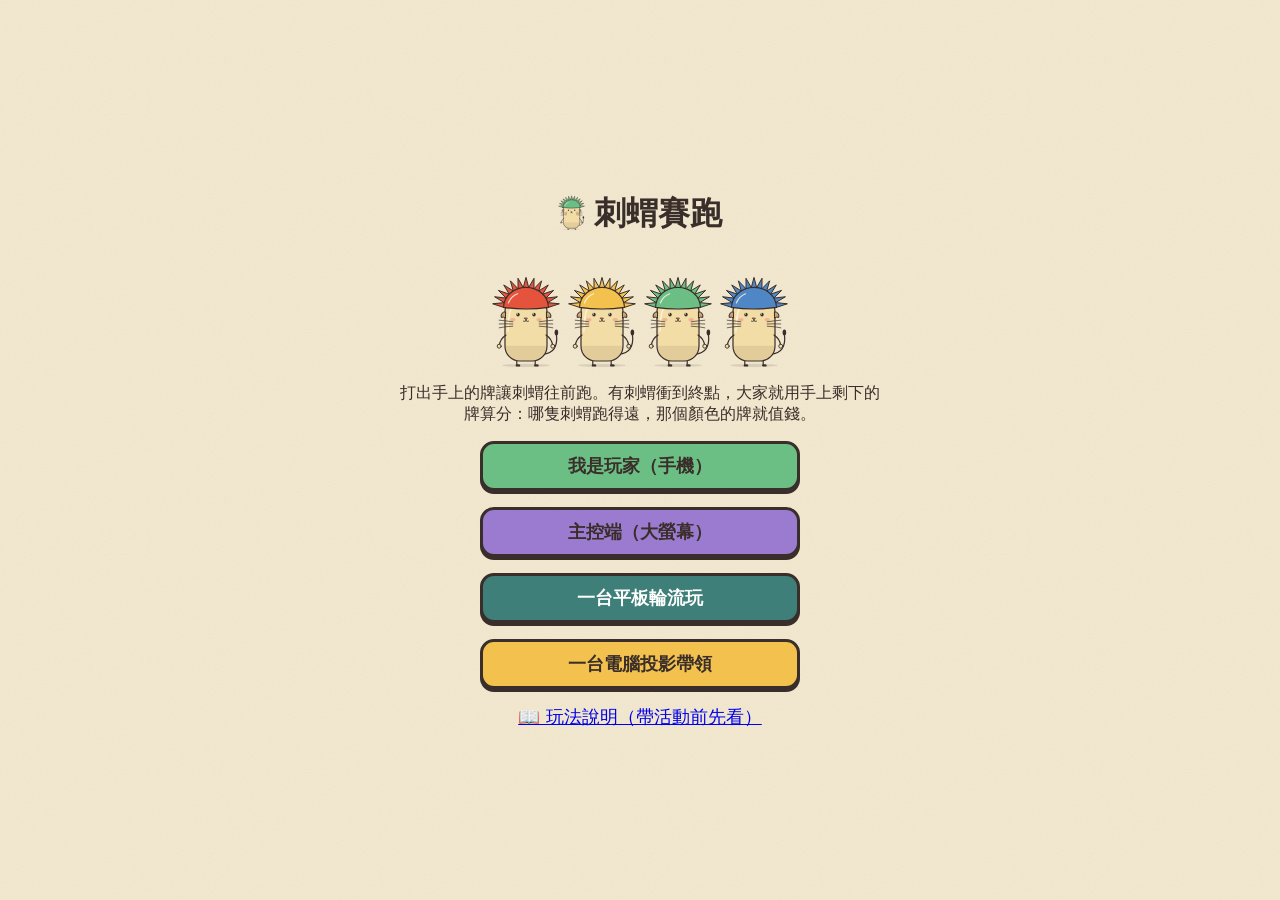
<file: index.html>
<!doctype html>
<html lang="zh-Hant">
<head>
<meta charset="utf-8">
<meta name="viewport" content="width=device-width, initial-scale=1">
<title>刺蝟賽跑</title>
<link rel="stylesheet" href="style.css?v=4">
<style>
  body { display: flex; flex-direction: column; align-items: center; justify-content: center; min-height: 100vh; gap: 16px; padding: 16px; }
  a.btn { text-decoration: none; width: min(320px, 100%); text-align: center; }
  .cats { display: flex; gap: 6px; }
  .cats div { width: 70px; height: 94px; }
  .cats svg { width: 100%; height: 100%; }
  p { max-width: 30em; text-align: center; margin: 0; }
</style>
</head>
<body>
  <h1><span class="logo"></span>刺蝟賽跑</h1>
  <div class="cats" id="cats"></div>
  <p>打出手上的牌讓刺蝟往前跑。有刺蝟衝到終點，大家就用手上剩下的牌算分：哪隻刺蝟跑得遠，那個顏色的牌就值錢。</p>
  <a class="btn" href="player.html">我是玩家（手機）</a>
  <a class="btn alt" href="host.html">主控端（大螢幕）</a>
  <a class="btn" style="background:#3E7F79;color:#fff" href="local.html?mode=pass">一台平板輪流玩</a>
  <a class="btn" style="background:#F2C14E" href="local.html?mode=group">一台電腦投影帶領</a>
  <a href="guide.html" style="font-size:1.1rem">📖 玩法說明（帶活動前先看）</a>
<script src="game.js?v=3"></script>
<script>document.getElementById('cats').innerHTML = COLORS.map((c) => `<div>${catSVG(c)}</div>`).join('');</script>
</body>
</html>
</file>
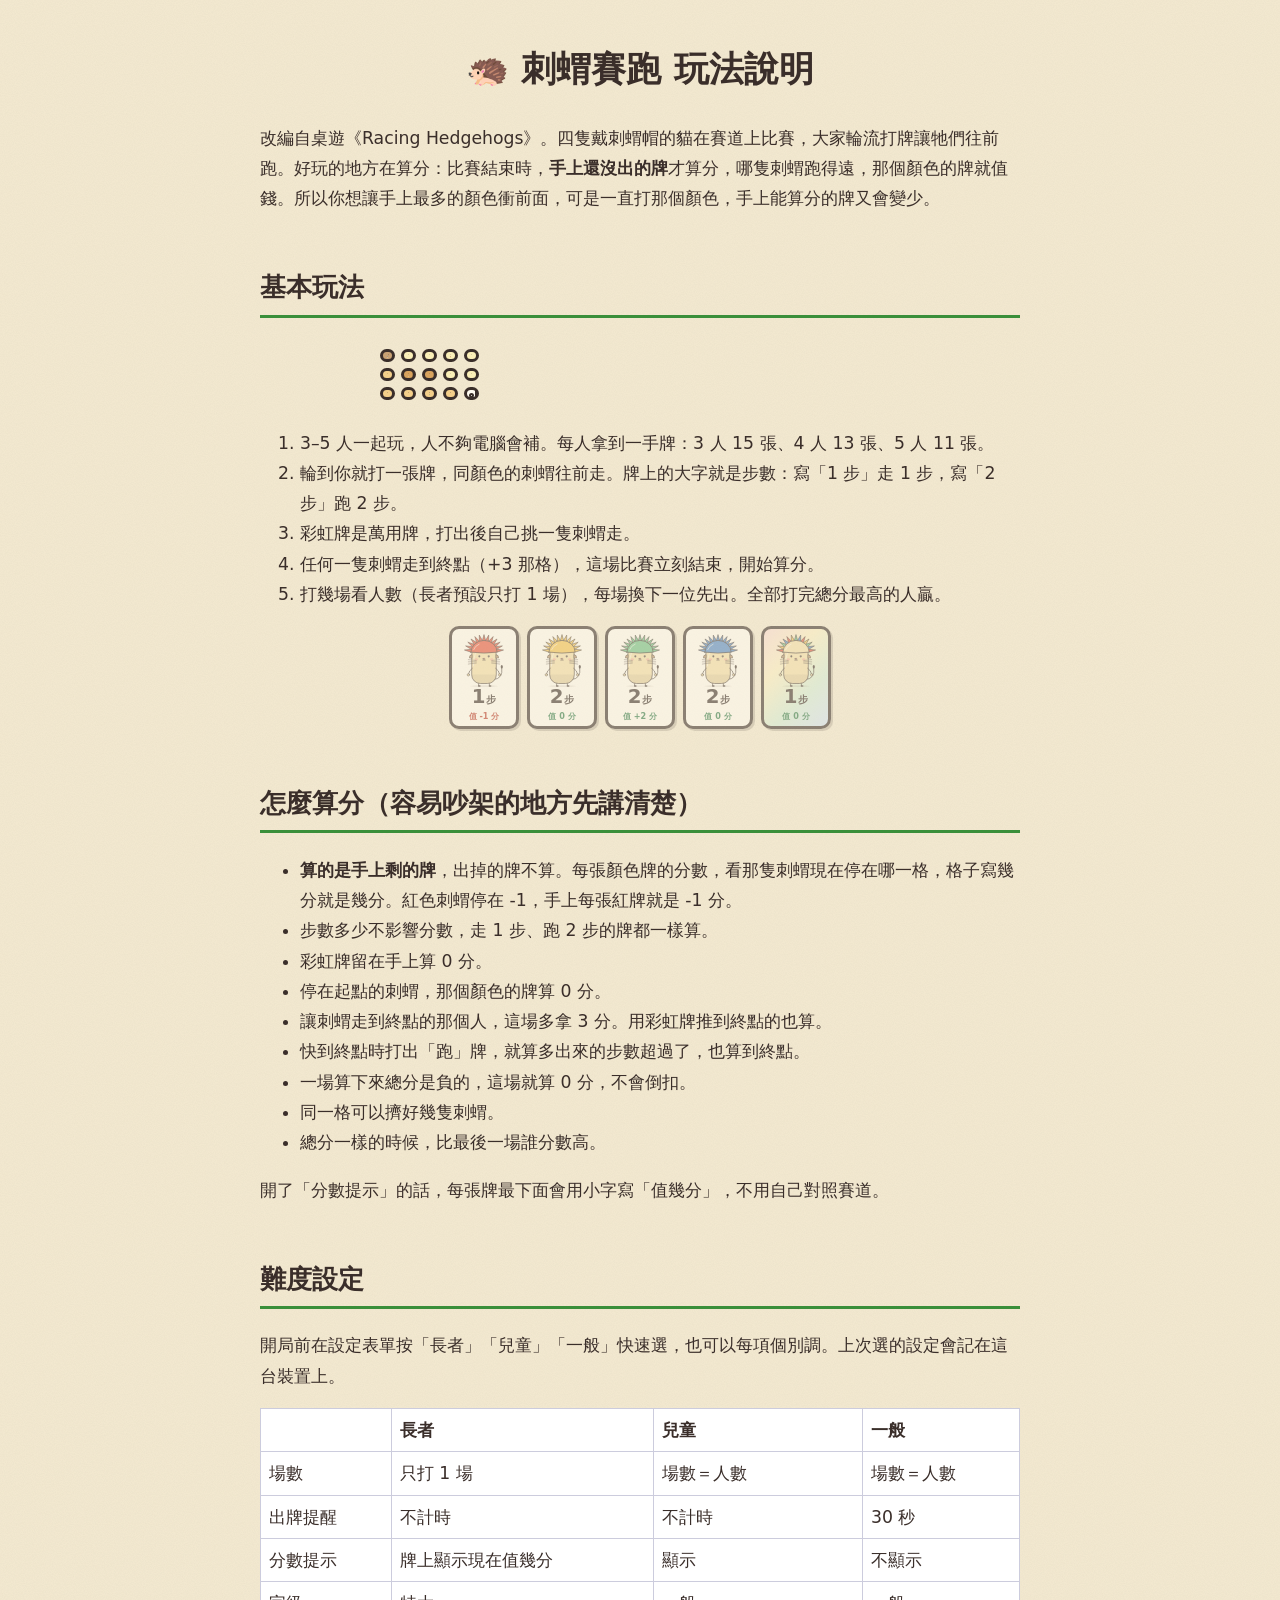
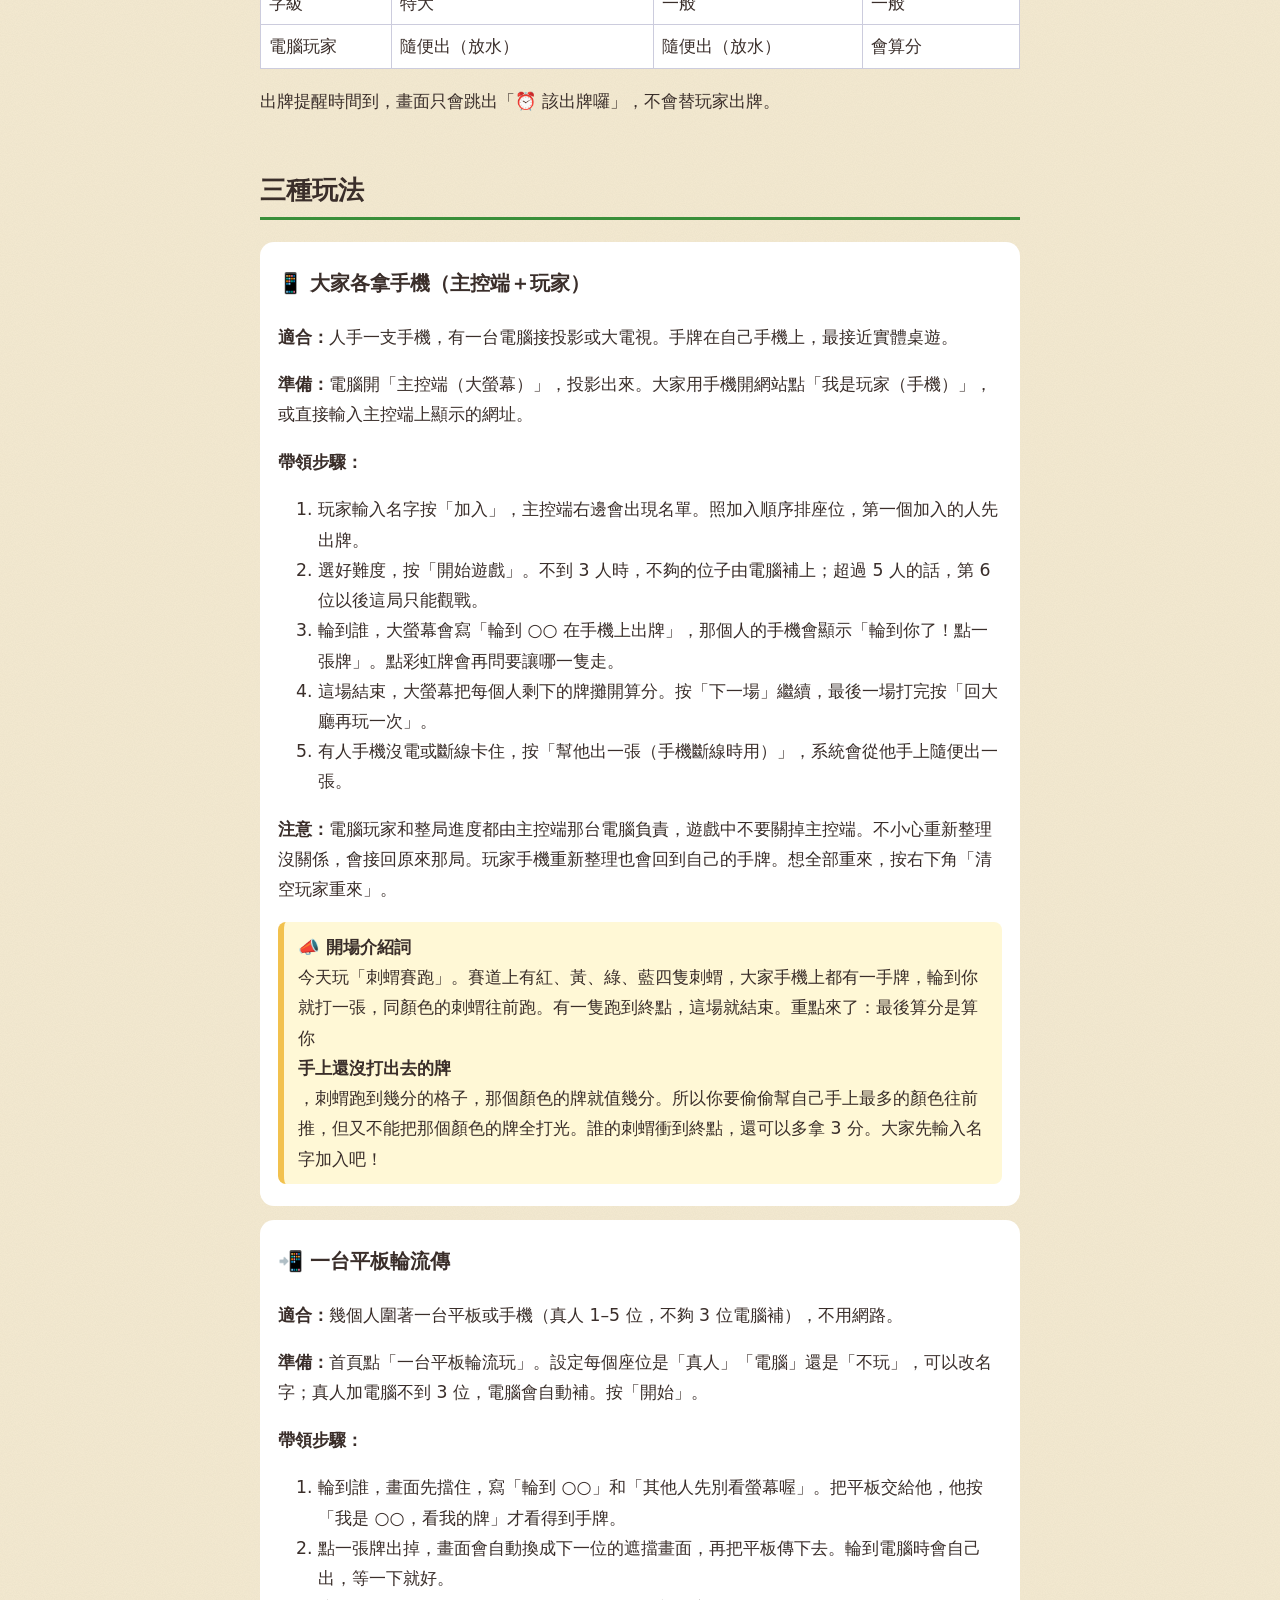
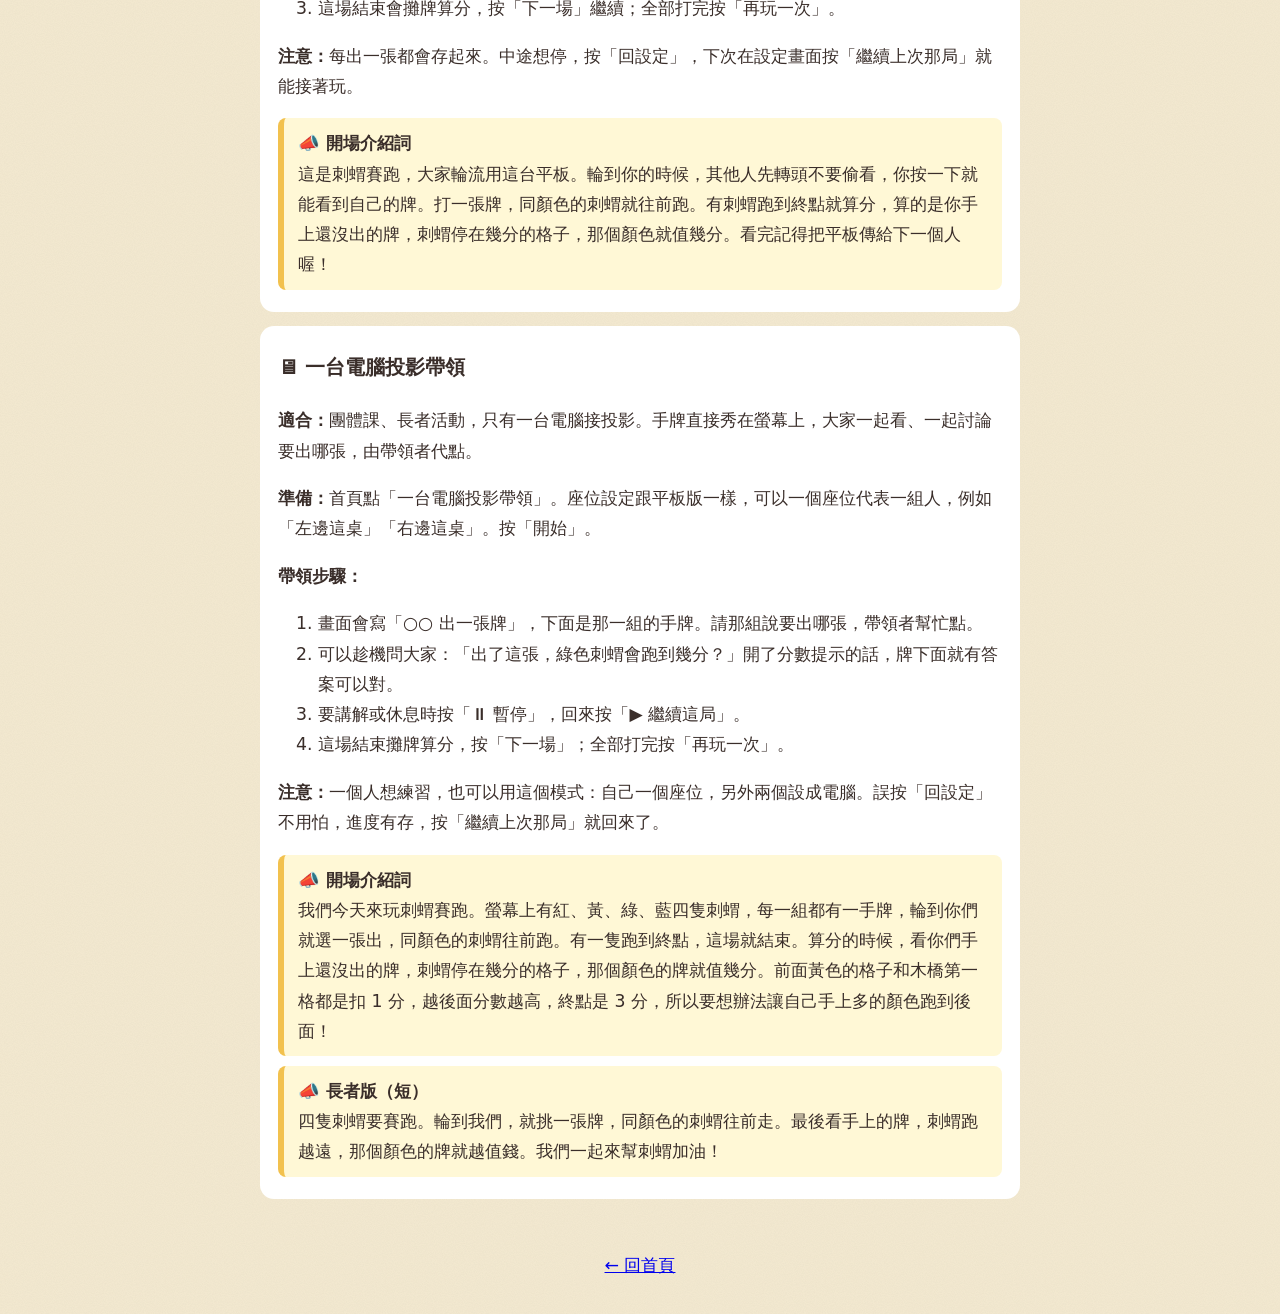
<file: guide.html>
<!doctype html>
<html lang="zh-Hant">
<head>
<meta charset="utf-8">
<meta name="viewport" content="width=device-width, initial-scale=1">
<title>刺蝟賽跑 玩法說明</title>
<link rel="stylesheet" href="style.css?v=4">
<style>
  body { padding: 16px; }
  main { max-width: 760px; margin: 0 auto; line-height: 1.75; font-size: 1.08rem; }
  h1 { text-align: center; }
  h2 { border-bottom: 3px solid #3a8f3a; padding-bottom: 4px; margin-top: 2em; }
  section.mode { background: #fff; border-radius: 14px; padding: 4px 18px 12px; margin: 14px 0; }
  .say { background: #fff8d6; border-left: 6px solid #F2C14E; padding: 10px 14px; border-radius: 8px; margin: 10px 0; }
  .say b { display: block; }
  table { border-collapse: collapse; width: 100%; background: #fff; }
  td, th { border: 1px solid #ccd; padding: 6px 8px; text-align: left; vertical-align: top; }
  .demo { display: flex; gap: 8px; justify-content: center; flex-wrap: wrap; margin: 10px 0; }
  .demo .pcard { width: 70px; }
  .track { width: min(100%, 520px); margin: 10px auto; }
  .back { display: inline-block; margin-top: 2em; }
</style>
</head>
<body>
<main>
<h1>🦔 刺蝟賽跑 玩法說明</h1>
<p>改編自桌遊《Racing Hedgehogs》。四隻戴刺蝟帽的貓在賽道上比賽，大家輪流打牌讓牠們往前跑。好玩的地方在算分：比賽結束時，<b>手上還沒出的牌</b>才算分，哪隻刺蝟跑得遠，那個顏色的牌就值錢。所以你想讓手上最多的顏色衝前面，可是一直打那個顏色，手上能算分的牌又會變少。</p>

<h2>基本玩法</h2>
<div class="track" id="track"></div>
<ol>
  <li>3–5 人一起玩，人不夠電腦會補。每人拿到一手牌：3 人 15 張、4 人 13 張、5 人 11 張。</li>
  <li>輪到你就打一張牌，同顏色的刺蝟往前走。牌上的大字就是步數：寫「1 步」走 1 步，寫「2 步」跑 2 步。</li>
  <li>彩虹牌是萬用牌，打出後自己挑一隻刺蝟走。</li>
  <li>任何一隻刺蝟走到終點（+3 那格），這場比賽立刻結束，開始算分。</li>
  <li>打幾場看人數（長者預設只打 1 場），每場換下一位先出。全部打完總分最高的人贏。</li>
</ol>
<div class="demo" id="cards"></div>

<h2>怎麼算分（容易吵架的地方先講清楚）</h2>
<ul>
  <li><b>算的是手上剩的牌</b>，出掉的牌不算。每張顏色牌的分數，看那隻刺蝟現在停在哪一格，格子寫幾分就是幾分。紅色刺蝟停在 -1，手上每張紅牌就是 -1 分。</li>
  <li>步數多少不影響分數，走 1 步、跑 2 步的牌都一樣算。</li>
  <li>彩虹牌留在手上算 0 分。</li>
  <li>停在起點的刺蝟，那個顏色的牌算 0 分。</li>
  <li>讓刺蝟走到終點的那個人，這場多拿 3 分。用彩虹牌推到終點的也算。</li>
  <li>快到終點時打出「跑」牌，就算多出來的步數超過了，也算到終點。</li>
  <li>一場算下來總分是負的，這場就算 0 分，不會倒扣。</li>
  <li>同一格可以擠好幾隻刺蝟。</li>
  <li>總分一樣的時候，比最後一場誰分數高。</li>
</ul>
<p>開了「分數提示」的話，每張牌最下面會用小字寫「值幾分」，不用自己對照賽道。</p>

<h2>難度設定</h2>
<p>開局前在設定表單按「長者」「兒童」「一般」快速選，也可以每項個別調。上次選的設定會記在這台裝置上。</p>
<table>
  <tr><th></th><th>長者</th><th>兒童</th><th>一般</th></tr>
  <tr><td>場數</td><td>只打 1 場</td><td>場數＝人數</td><td>場數＝人數</td></tr>
  <tr><td>出牌提醒</td><td>不計時</td><td>不計時</td><td>30 秒</td></tr>
  <tr><td>分數提示</td><td>牌上顯示現在值幾分</td><td>顯示</td><td>不顯示</td></tr>
  <tr><td>字級</td><td>特大</td><td>一般</td><td>一般</td></tr>
  <tr><td>電腦玩家</td><td>隨便出（放水）</td><td>隨便出（放水）</td><td>會算分</td></tr>
</table>
<p>出牌提醒時間到，畫面只會跳出「⏰ 該出牌囉」，不會替玩家出牌。</p>

<h2>三種玩法</h2>

<section class="mode">
<h3>📱 大家各拿手機（主控端＋玩家）</h3>
<p><b>適合：</b>人手一支手機，有一台電腦接投影或大電視。手牌在自己手機上，最接近實體桌遊。</p>
<p><b>準備：</b>電腦開「主控端（大螢幕）」，投影出來。大家用手機開網站點「我是玩家（手機）」，或直接輸入主控端上顯示的網址。</p>
<p><b>帶領步驟：</b></p>
<ol>
  <li>玩家輸入名字按「加入」，主控端右邊會出現名單。照加入順序排座位，第一個加入的人先出牌。</li>
  <li>選好難度，按「開始遊戲」。不到 3 人時，不夠的位子由電腦補上；超過 5 人的話，第 6 位以後這局只能觀戰。</li>
  <li>輪到誰，大螢幕會寫「輪到 ○○ 在手機上出牌」，那個人的手機會顯示「輪到你了！點一張牌」。點彩虹牌會再問要讓哪一隻走。</li>
  <li>這場結束，大螢幕把每個人剩下的牌攤開算分。按「下一場」繼續，最後一場打完按「回大廳再玩一次」。</li>
  <li>有人手機沒電或斷線卡住，按「幫他出一張（手機斷線時用）」，系統會從他手上隨便出一張。</li>
</ol>
<p><b>注意：</b>電腦玩家和整局進度都由主控端那台電腦負責，遊戲中不要關掉主控端。不小心重新整理沒關係，會接回原來那局。玩家手機重新整理也會回到自己的手牌。想全部重來，按右下角「清空玩家重來」。</p>
<div class="say"><b>📣 開場介紹詞</b>
今天玩「刺蝟賽跑」。賽道上有紅、黃、綠、藍四隻刺蝟，大家手機上都有一手牌，輪到你就打一張，同顏色的刺蝟往前跑。有一隻跑到終點，這場就結束。重點來了：最後算分是算你<b>手上還沒打出去的牌</b>，刺蝟跑到幾分的格子，那個顏色的牌就值幾分。所以你要偷偷幫自己手上最多的顏色往前推，但又不能把那個顏色的牌全打光。誰的刺蝟衝到終點，還可以多拿 3 分。大家先輸入名字加入吧！</div>
</section>

<section class="mode">
<h3>📲 一台平板輪流傳</h3>
<p><b>適合：</b>幾個人圍著一台平板或手機（真人 1–5 位，不夠 3 位電腦補），不用網路。</p>
<p><b>準備：</b>首頁點「一台平板輪流玩」。設定每個座位是「真人」「電腦」還是「不玩」，可以改名字；真人加電腦不到 3 位，電腦會自動補。按「開始」。</p>
<p><b>帶領步驟：</b></p>
<ol>
  <li>輪到誰，畫面先擋住，寫「輪到 ○○」和「其他人先別看螢幕喔」。把平板交給他，他按「我是 ○○，看我的牌」才看得到手牌。</li>
  <li>點一張牌出掉，畫面會自動換成下一位的遮擋畫面，再把平板傳下去。輪到電腦時會自己出，等一下就好。</li>
  <li>這場結束會攤牌算分，按「下一場」繼續；全部打完按「再玩一次」。</li>
</ol>
<p><b>注意：</b>每出一張都會存起來。中途想停，按「回設定」，下次在設定畫面按「繼續上次那局」就能接著玩。</p>
<div class="say"><b>📣 開場介紹詞</b>
這是刺蝟賽跑，大家輪流用這台平板。輪到你的時候，其他人先轉頭不要偷看，你按一下就能看到自己的牌。打一張牌，同顏色的刺蝟就往前跑。有刺蝟跑到終點就算分，算的是你手上還沒出的牌，刺蝟停在幾分的格子，那個顏色就值幾分。看完記得把平板傳給下一個人喔！</div>
</section>

<section class="mode">
<h3>🖥 一台電腦投影帶領</h3>
<p><b>適合：</b>團體課、長者活動，只有一台電腦接投影。手牌直接秀在螢幕上，大家一起看、一起討論要出哪張，由帶領者代點。</p>
<p><b>準備：</b>首頁點「一台電腦投影帶領」。座位設定跟平板版一樣，可以一個座位代表一組人，例如「左邊這桌」「右邊這桌」。按「開始」。</p>
<p><b>帶領步驟：</b></p>
<ol>
  <li>畫面會寫「○○ 出一張牌」，下面是那一組的手牌。請那組說要出哪張，帶領者幫忙點。</li>
  <li>可以趁機問大家：「出了這張，綠色刺蝟會跑到幾分？」開了分數提示的話，牌下面就有答案可以對。</li>
  <li>要講解或休息時按「⏸ 暫停」，回來按「▶ 繼續這局」。</li>
  <li>這場結束攤牌算分，按「下一場」；全部打完按「再玩一次」。</li>
</ol>
<p><b>注意：</b>一個人想練習，也可以用這個模式：自己一個座位，另外兩個設成電腦。誤按「回設定」不用怕，進度有存，按「繼續上次那局」就回來了。</p>
<div class="say"><b>📣 開場介紹詞</b>
我們今天來玩刺蝟賽跑。螢幕上有紅、黃、綠、藍四隻刺蝟，每一組都有一手牌，輪到你們就選一張出，同顏色的刺蝟往前跑。有一隻跑到終點，這場就結束。算分的時候，看你們手上還沒出的牌，刺蝟停在幾分的格子，那個顏色的牌就值幾分。前面黃色的格子和木橋第一格都是扣 1 分，越後面分數越高，終點是 3 分，所以要想辦法讓自己手上多的顏色跑到後面！</div>
<div class="say"><b>📣 長者版（短）</b>
四隻刺蝟要賽跑。輪到我們，就挑一張牌，同顏色的刺蝟往前走。最後看手上的牌，刺蝟跑越遠，那個顏色的牌就越值錢。我們一起來幫刺蝟加油！</div>
</section>

<p class="center"><a class="back" href="index.html">← 回首頁</a></p>
</main>
<script src="game.js?v=3"></script>
<script>
document.getElementById('track').innerHTML = trackHTML([3, 8, 12, 0]);
// 範例牌：分數提示照上面那條賽道算
document.getElementById('cards').innerHTML = [0, 17, 28, 39, 44].map((id) => cardHTML(id, { pos: [3, 8, 12, 0], disabled: true })).join('');
</script>
</body>
</html>
</file>
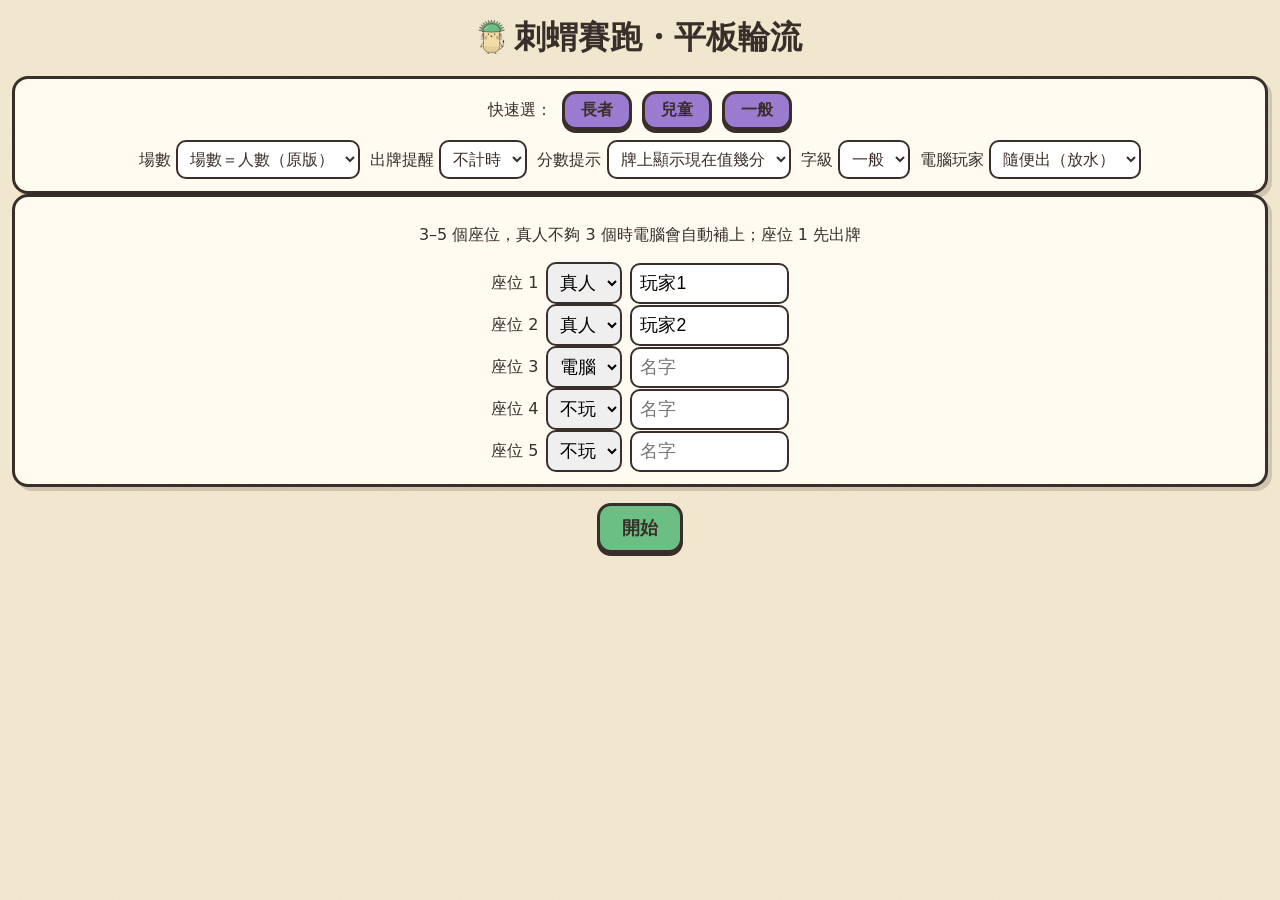
<file: local.html>
<!doctype html>
<html lang="zh-Hant">
<head>
<meta charset="utf-8">
<meta name="viewport" content="width=device-width, initial-scale=1">
<title>刺蝟賽跑 本機</title>
<link rel="stylesheet" href="style.css?v=4">
<style>
  body { padding: 12px; }
  main { max-width: 900px; margin: 0 auto; display: flex; flex-direction: column; gap: 12px; }
  h1 { margin: 4px 0; text-align: center; }
  .seat { display: flex; gap: 8px; align-items: center; justify-content: center; }
  .seat input, .seat select { font-size: 1.1rem; padding: 8px; border-radius: 10px; border: 2px solid #3A2E2A; }
  .seat input { width: 9em; }
  .msg { text-align: center; font-size: 1.2rem; margin: 4px 0; }
  .cover { background: #FFFBF1; border: 3px solid #3A2E2A; box-shadow: 4px 4px 0 rgba(58,46,42,.18); border-radius: 16px; padding: 30px 16px; text-align: center; }
  .cover .who { font-size: 2rem; font-weight: 900; }
  .panel { background: #FFFBF1; border: 3px solid #3A2E2A; box-shadow: 4px 4px 0 rgba(58,46,42,.18); border-radius: 16px; padding: 12px; }
  .scores td:first-child { white-space: nowrap; }
  .hand.mini .pcard { width: 46px; }
  /* 橫向大螢幕（投影 1366×768）：賽道和手牌左右並排，不用捲就看得到全部 */
  @media (min-width: 1000px) and (orientation: landscape) {
    main { max-width: 1400px; }
    .split { display: grid; grid-template-columns: 1fr 1fr; gap: 14px; align-items: start; }
    .split .track { width: 100%; }
  }
  .side { display: flex; flex-direction: column; gap: 12px; }
  .topbar { display: flex; justify-content: space-between; align-items: center; flex-wrap: wrap; gap: 8px; }
</style>
</head>
<body>
<main>
  <h1 id="title"><span class="logo"></span>刺蝟賽跑</h1>
  <div id="view"></div>
</main>

<script src="game.js?v=3"></script>
<script>
// mode=pass：一台平板輪流傳，輪到誰先遮住別人的牌；mode=group：投影公開手牌，帶領者代點
const MODE = new URLSearchParams(location.search).get('mode') === 'group' ? 'group' : 'pass';
const SAVE_KEY = 'hedgehog-local-' + MODE;
const BOT_DELAY = 1300;
const $ = (id) => document.getElementById(id);
const draft = loadSettings();
let G = null, lastKey = '', shown = false, joker = null, turnStart = 0, paused = false, botTimer = null;
const SEAT_DEFAULT = [['玩家1', 'human'], ['玩家2', 'human'], ['', 'bot'], ['', 'none'], ['', 'none']];

$('title').innerHTML = '<span class="logo"></span>' + (MODE === 'group' ? '刺蝟賽跑・投影帶領' : '刺蝟賽跑・平板輪流'); fillLogos();

function load() { try { return JSON.parse(localStorage.getItem(SAVE_KEY)); } catch { return null; } }
function save() { try { localStorage.setItem(SAVE_KEY, JSON.stringify(G)); } catch { /* 存不了就只是不能接續 */ } }
const names = () => G.seats.map((s) => s.name);
const big = () => document.body.classList.toggle('big-ui', !!(G ? G.set.big : draft.big));

function setupView() {
  clearTimeout(botTimer);
  G = null; big();
  const saved = load();
  const resume = saved && saved.phase !== 'end' ? `<p class="center"><button class="btn alt" onclick="resumeGame()">繼續上次那局（第 ${saved.race + 1} 場）</button></p>` : '';
  const seats = SEAT_DEFAULT.map(([n, t], i) => `<div class="seat">座位 ${i + 1}
    <select data-type="${i}"><option value="human"${t === 'human' ? ' selected' : ''}>真人</option><option value="bot"${t === 'bot' ? ' selected' : ''}>電腦</option><option value="none"${t === 'none' ? ' selected' : ''}>不玩</option></select>
    <input data-name="${i}" maxlength="8" placeholder="名字" value="${escapeAttr(n)}"></div>`).join('');
  $('view').innerHTML = `${resume}<div class="panel">${settingsHTML(draft)}</div>
    <div class="panel"><p class="center">3–5 個座位，真人不夠 3 個時電腦會自動補上；座位 1 先出牌</p>${seats}</div>
    <p class="center"><button class="btn" onclick="startGame()">開始</button></p>`;
  bindSettings($('view'), draft, big);
}
function escapeAttr(s) { return String(s).replace(/[&<>"']/g, (c) => ({ '&': '&amp;', '<': '&lt;', '>': '&gt;', '"': '&quot;', "'": '&#39;' }[c])); }

function startGame() {
  const seats = [];
  for (let i = 0; i < 5; i++) {
    const type = document.querySelector(`[data-type="${i}"]`).value;
    if (type === 'none') continue;
    const name = document.querySelector(`[data-name="${i}"]`).value.trim().slice(0, 8);
    seats.push({ name: name || (type === 'bot' ? '電腦' + (seats.length + 1) : '玩家' + (seats.length + 1)), bot: type === 'bot' ? draft.bot : null });
  }
  for (let k = 1; seats.length < MIN_SEATS; k++) seats.push({ name: '電腦' + k, bot: draft.bot });
  G = newGame(seats, { ...draft });
  shown = false; joker = null; save(); render();
}
function resumeGame() { G = load(); shown = false; joker = null; render(); }

function pickCard(id) {
  if (paused || G.seats[G.turn].bot) return;
  if (isJoker(id)) { joker = id; render(); return; }
  doPlay(id);
}
function doPlay(id, color) {
  if (!play(G, G.turn, id, color)) return;
  joker = null; shown = false; save(); render();
}

function scoreTable(cur) {
  const rows = G.seats.map((s, i) => `<tr class="${i === cur ? 'now' : ''}"><td>${escapeAttr(s.name)}${s.bot ? ' 🤖' : ''}</td><td>${G.hands[i].length} 張</td><td>${G.totals[i]}</td></tr>`).join('');
  return `<table class="scores"><tr><th>玩家</th><th>手牌</th><th>總分</th></tr>${rows}</table>`;
}

function render() {
  clearTimeout(botTimer);
  big();
  if (!G) return setupView();
  const key = G.race + ':' + G.t;
  if (key !== lastKey) { lastKey = key; turnStart = Date.now(); }   // 換人就重新計時（只是提醒）
  const cur = G.turn, seat = G.seats[cur], v = $('view');
  const moved = G.last ? COLORS.indexOf(G.last.color) : -1;
  const top = `<div class="topbar"><b>第 ${G.race + 1} / ${G.races} 場</b><span>${MODE === 'group' ? `<button class="btn gray" onclick="togglePause()">${paused ? '▶ 繼續這局' : '⏸ 暫停'}</button> ` : ''}<button class="btn gray" onclick="quit()">回設定</button></span></div>`;
  const track = trackHTML(G.pos, { moved });
  const lastMsg = G.last ? `<p class="msg">${escapeAttr(describeMove(G, names()))}</p>` : '';

  if (G.phase === 'raceEnd' || G.phase === 'end') {
    const h = G.history[G.history.length - 1];
    const rows = G.seats.map((s, i) => `<tr><td>${escapeAttr(s.name)}</td><td><div class="hand mini">${h.hands[i].map((id) => cardHTML(id, { pos: h.pos, disabled: true })).join('') || '—'}</div></td><td>${h.finisher === i ? '+3 🏁' : ''}</td><td><b>${h.scores[i]}</b></td><td>${G.totals[i]}</td></tr>`).join('');
    const rank = ranking(G);
    const end = G.phase === 'end';
    v.innerHTML = `${top}${track}${lastMsg}<div class="panel"><h2 class="center">${end ? `🏆 ${escapeAttr(G.seats[rank[0]].name)} 贏了！` : '這場結束，算分'}</h2>
      <p class="center">手上剩的牌：刺蝟停在哪一格，那張牌就值幾分；彩虹牌 0 分；總和是負的算 0</p>
      <table class="scores"><tr><th>玩家</th><th>剩下的牌</th><th>終點</th><th>這場</th><th>總分</th></tr>${rows}</table></div>
      <p class="center">${end ? '<button class="btn" onclick="localStorage.removeItem(SAVE_KEY); setupView()">再玩一次</button>' : '<button class="btn" onclick="nextRace(G); save(); render()">下一場</button>'}</p>`;
    return;
  }

  let action;
  if (paused) {
    action = `<div class="cover"><p class="who">⏸ 暫停中</p><button class="btn" onclick="togglePause()">▶ 繼續這局</button></div>`;
  } else if (seat.bot) {
    action = `<div class="cover"><p class="who">${escapeAttr(seat.name)} 🤖 想一下…</p></div>`;
    botTimer = setTimeout(() => { const m = botMove(G, cur); doPlay(m.id, m.color); }, BOT_DELAY);
  } else if (MODE === 'pass' && !shown) {
    action = `<div class="cover"><p class="who">輪到 ${escapeAttr(seat.name)}</p><p>其他人先別看螢幕喔</p><button class="btn" onclick="shown = true; turnStart = Date.now(); render()">我是 ${escapeAttr(seat.name)}，看我的牌</button></div>`;
  } else {
    const opt = { pos: G.set.hint ? G.pos : null };
    const pick = joker === null ? '' : `<p class="center">彩虹牌：要讓哪一隻走 ${cardSteps(joker)} 步？</p><div class="colorpick">${COLORS.map((c) => `<button style="background:${COLOR_HEX[c]}" onclick="doPlay(${joker}, '${c}')">${catSVG(c)}${COLOR_NAMES[c]}</button>`).join('')}</div><p class="center"><button class="btn gray" onclick="joker = null; render()">換一張</button></p>`;
    action = `<div class="panel"><p class="msg"><b>${escapeAttr(seat.name)}</b> 出一張牌 <span class="timer" id="timer"></span></p>
      ${pick || `<div class="hand">${G.hands[cur].map((id) => cardHTML(id, opt)).join('')}</div>`}</div>`;
  }
  v.innerHTML = `${top}<div class="split"><div>${track}${lastMsg}</div><div class="side">${action}<div class="panel">${scoreTable(cur)}</div></div></div>`;
  v.querySelectorAll('.hand .pcard').forEach((b) => { b.onclick = () => pickCard(+b.dataset.id); });
  if (joker !== null) v.querySelector(`.pcard[data-id="${joker}"]`)?.classList.add('picked');
}

// 出牌時間只是提醒，不會替玩家出牌
setInterval(() => {
  const t = $('timer');
  if (!t || !G || !G.set.secs || seatIsBot()) return;
  const left = G.set.secs - Math.floor((Date.now() - turnStart) / 1000);
  t.textContent = left > 0 ? `⏱ ${left}` : '⏰ 該出牌囉';
}, 500);
const seatIsBot = () => !!G.seats[G.turn]?.bot;

function togglePause() { paused = !paused; render(); }
function quit() { if (confirm('回到設定畫面？這局會先存起來，可以再按「繼續上次那局」。')) { save(); paused = false; setupView(); } }

setupView();
</script>
</body>
</html>
</file>
<file: style.css>
/* 方塊生物風：奶油紙底、墨色 #3A2E2A 粗線、平塗色票（跟動畫短片同一套） */
:root { --ink: #3A2E2A; --paper: #FFFBF1; --cream: #F2E8CF; }
* { box-sizing: border-box; }
body { margin: 0; font-family: system-ui, "PingFang TC", sans-serif; color: var(--ink); -webkit-tap-highlight-color: transparent;
  background-color: var(--cream);
  background-image: url("data:image/svg+xml,%3Csvg xmlns='http://www.w3.org/2000/svg' width='220' height='220'%3E%3Cfilter id='g'%3E%3CfeTurbulence type='fractalNoise' baseFrequency='.9' numOctaves='2' seed='7'/%3E%3CfeColorMatrix values='0 0 0 0 .23 0 0 0 0 .18 0 0 0 0 .16 .9 0 0 0 -.3'/%3E%3C/filter%3E%3Crect width='220' height='220' filter='url(%23g)' opacity='.09'/%3E%3C/svg%3E"); }
button { font: inherit; cursor: pointer; }
.btn { border: 3px solid var(--ink); border-radius: 14px; padding: 10px 22px; font-size: 1.1rem; font-weight: 800; background: #6CBF84; color: var(--ink); box-shadow: 0 3px 0 var(--ink); }
.btn:active { transform: translateY(2px); box-shadow: 0 1px 0 var(--ink); }
.btn.alt { background: #9B7BD0; }
.btn.teal { background: #3E7F79; color: #fff; }
.btn.gray { background: #DCE1E3; }
.btn:disabled { opacity: .4; }
.hidden { display: none !important; }
.center { text-align: center; }
.row { display: flex; gap: 12px; flex-wrap: wrap; justify-content: center; align-items: center; }
.paper { background: var(--paper); border: 3px solid var(--ink); border-radius: 16px; box-shadow: 4px 4px 0 rgba(58, 46, 42, .18); }

/* 賽道：3 列 S 形。格子顏色：起點木色、扣分淡黃、木橋、加分金色淺調、終點墨/奶油格紋（避開四隻刺蝟的顏色） */
.track { display: grid; grid-template-columns: repeat(5, minmax(0, 1fr)); gap: 6px; width: min(100%, 80vh); margin: 0 auto; }
.cell { container-type: inline-size; overflow: hidden; min-width: 0; aspect-ratio: 1.15; border-radius: 14px; position: relative; display: flex; flex-direction: column; align-items: center; padding: 3px; border: 3px solid var(--ink); }
.cell b { font-size: 22cqi; font-weight: 900; line-height: 1.1; color: var(--ink); }
.cell.start { background: #C9A274; } .cell.start b { font-size: 16cqi; }
.cell.neg { background: #FBEFB8; }
.cell.bridge { background: #D9A35E; background-image: repeating-linear-gradient(90deg, transparent 0 14%, rgba(58, 46, 42, .22) 14% 16%); }
.cell.pos { background: #F4CF8A; }
.cell.finish { background: #FFFBF1; background-image: repeating-conic-gradient(var(--ink) 0 25%, #FFFBF1 0 50%); background-size: 16px 16px; }
.cell.finish b { background: var(--paper); border: 2px solid var(--ink); border-radius: 8px; padding: 0 .25em; position: relative; z-index: 1; }
.hogs { flex: 1; width: 100%; display: flex; flex-wrap: nowrap; justify-content: center; align-content: center; position: relative; z-index: 1; }
.hog { width: 45%; display: flex; }
.n3 .hog, .n4 .hog { width: 25%; }   /* 擠在同一格：排一列，不然高度塞不下 */
.hog svg { width: 100%; height: auto; overflow: visible; }
.hog.moved { animation: hop .5s ease-out 2; }
@keyframes hop { 50% { transform: translateY(-25%); } }

/* 手牌：貓＋腳印；hint 時下面標分數 */
.hand { display: flex; flex-wrap: wrap; gap: 6px; justify-content: center; }
.pcard { container-type: inline-size; width: 64px; aspect-ratio: .68; border-radius: 10px; border: 3px solid var(--ink); background: var(--paper); color: var(--ink); box-shadow: 2px 2px 0 rgba(58, 46, 42, .25); display: flex; flex-direction: column; align-items: center; padding: 3px; }
.pcard svg { width: 100%; flex: 1; min-height: 0; overflow: visible; }
.pcard .steps { font-size: 34cqi; font-weight: 900; line-height: 1; }
.pcard .steps small { font-size: 18cqi; margin-left: 1px; }
.pcard em { font-style: normal; font-weight: 700; font-size: 14cqi; color: #2f7a4a; margin-top: 2px; }
.pcard em.minus { color: #B83A2B; }
.pcard.rainbow { background: linear-gradient(135deg, #F9D9D2, #FBEFC2, #D3ECD5, #D2E1F5); }
.pcard:disabled { cursor: default; opacity: .55; }
.pcard.picked { background: #DDEFEC; transform: translateY(-8px); box-shadow: 0 5px 0 var(--ink); }
.big-ui .pcard { width: 92px; }
body.big-ui { font-size: 1.3rem; }

/* 彩虹牌選顏色 */
.colorpick { display: flex; gap: 10px; justify-content: center; flex-wrap: wrap; }
.colorpick button { width: 84px; height: 96px; border-radius: 14px; border: 3px solid var(--ink); padding: 4px; display: flex; flex-direction: column; align-items: center; font-weight: 800; color: var(--ink); box-shadow: 2px 2px 0 rgba(58, 46, 42, .25); }
.colorpick svg { flex: 1; width: 100%; min-height: 0; overflow: visible; }

.scores { border-collapse: collapse; margin: 0 auto; }
.scores td, .scores th { padding: 6px 10px; border-bottom: 2px solid rgba(58, 46, 42, .2); text-align: center; }
.scores tr.now { background: #FBEFB8; font-weight: 800; }
.timer { font-variant-numeric: tabular-nums; font-weight: 800; color: #B83A2B; }

/* 難度設定表單 */
.settings { display: flex; flex-direction: column; gap: 10px; align-items: center; background: var(--paper); border: 3px solid var(--ink); box-shadow: 4px 4px 0 rgba(58, 46, 42, .18); padding: 14px; border-radius: 16px; }
.settings .row { display: flex; gap: 10px; flex-wrap: wrap; justify-content: center; align-items: center; }
.settings select { font-size: 1rem; padding: 8px; border-radius: 10px; border: 2px solid var(--ink); background: #fff; color: var(--ink); }
.settings .btn { padding: 6px 16px; font-size: 1rem; }

.logo { display: inline-block; width: .85em; height: 1.15em; vertical-align: -.2em; margin-right: .25em; }
.logo svg { width: 100%; height: 100%; }
.panel .settings { border: 0; box-shadow: none; padding: 0; background: transparent; }
</file>
